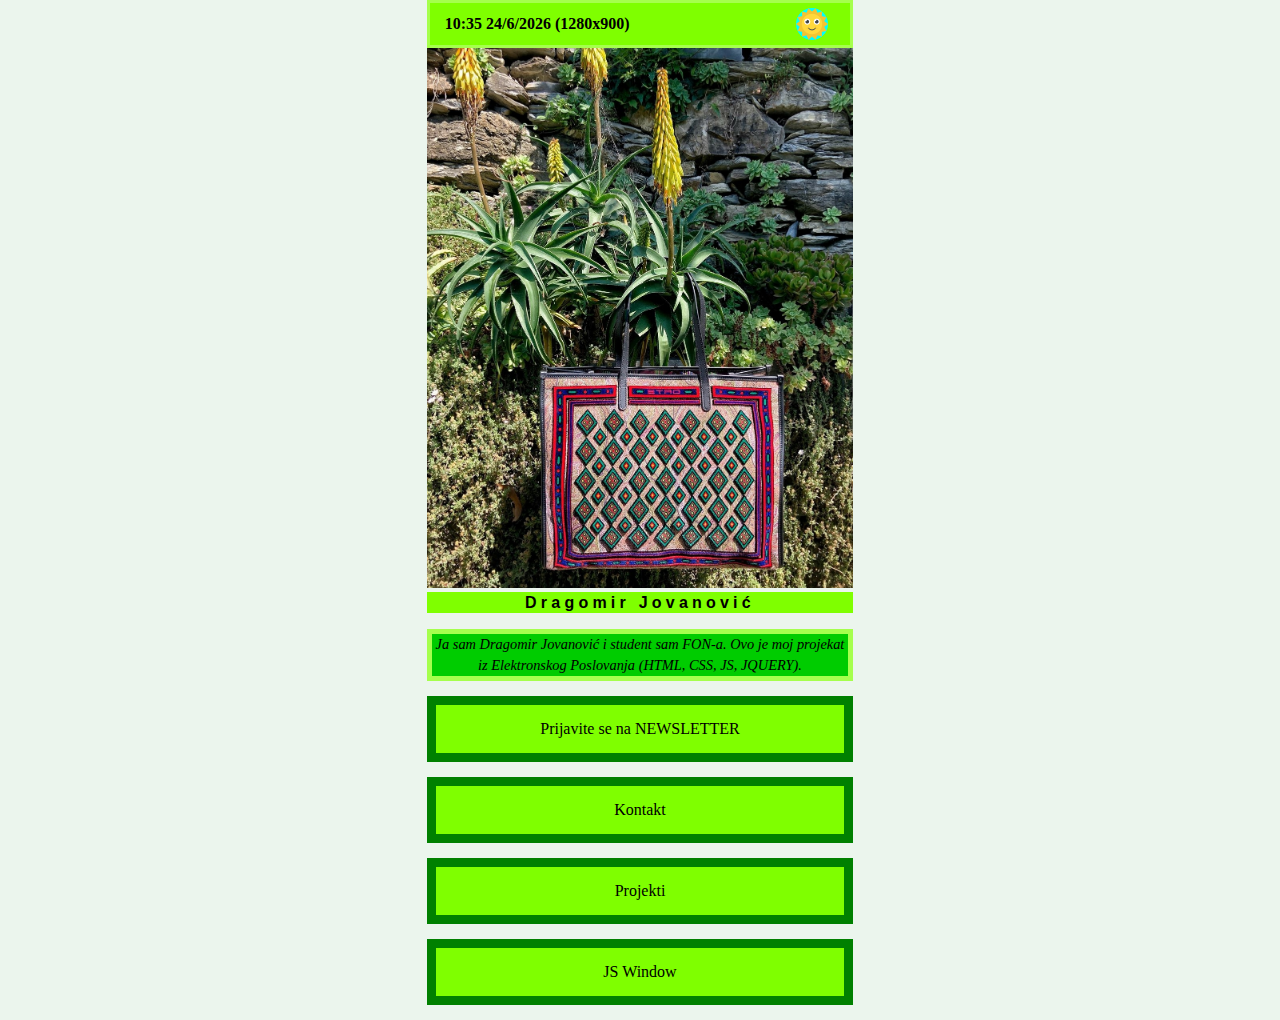
<file: index.html>
<!DOCTYPE html>
<html lang="en-US">
    <head>
        <meta charset="UTF-8" />
        <meta http-equiv="X-UA-Compatible" content="IE=edge,chrome=1" />
        <meta name="viewport" content="initial-scale=1" />

        <title>Dragomir Jovanović</title>

        <link rel="shortcut icon" type="image/x-icon" href="/dj-content/img/icons/favicon.png" />
        <meta property="og:site_name" content="Dragomir Jovanović" />
        <meta property="og:title" content="Dragomir Jovanović" />
        <meta property="og:description" content="Projekat broj 2 iz Elektronskog Poslovanja" />
        <link type="text/css" rel="stylesheet" href="/dj-content/css/djStyle.css">
    </head>

    <body onload="__checkMode()">
        <div class="gridContainer">
            <div class="container">
                <div class="headerRow">
                    <div id="date"></div>
                    <div id="mode">
                        <div class="modeCircle" id="modeCircle">
                            <img class="modeIcon hidden" id="moon" src="/dj-content/img/icons/moon.png" alt="MESEC">
                            <img class="modeIcon" id="sun" src="/dj-content/img/icons/sun.png" alt="SUNCE">
                        </div>
                    </div>
                </div>

                <div id="modeMenu" class="modeMenu hidden">
                    <div class="modeMenuLeft" id="modeCurrent"></div>
                    <div class="modeMenuRight" id="modeCurrent">
                        <i class="arrow" id="arrow"></i>
                    </div>
                </div>

                <div id="page">
                    <div class="mainHeaderContainer">
                        <img class="mainHeaderImage" src="/dj-content/img/djMainHeader.jpg" alt="GLAVNA SLIKA">
                    </div>

                    <!-- CONTENT -->
                    <div id="content">
                        <div class="row">
                            <p class="dj bold titleNeon">Dragomir Jovanović</p>
                        </div>

                        <div class="row">
                            <p class="dj title">Ja sam Dragomir Jovanović i student sam FON-a. Ovo je moj projekat iz Elektronskog Poslovanja (HTML, CSS, JS, JQUERY).</p>
                        </div>
                    </div>

                    <!-- MENU BUTTONS -->
                    <div id="buttons">
                        <a href="/newsletter" target="_self">
                            <div class="buttonLinks">
                                <p>Prijavite se na NEWSLETTER</p>
                            </div>
                        </a>

                        <div style="margin-bottom:15px;"></div>
                        <a href="/contact" target="_top">
                            <div class="buttonLinks">
                                <p>Kontakt</p>
                            </div>
                        </a>
                        
                        <div style="margin-bottom:15px;"></div>
                        <a href="/projects" target="_blank">
                            <div class="buttonLinks">
                                <p>Projekti</p>
                            </div>
                        </a>

                        <div style="margin-bottom:15px;"></div>
                        <a href="javascript: __openWindow('/projects/tiles', '_blank')">
                            <div class="buttonLinks">
                                <p>JS Window</p>
                            </div>
                        </a>     

                        <div style="margin-bottom:15px;"></div>
                    </div>
                </div>
            </div>
        </div>

        <script src="/dj-content/js/jquery.min.js" type="text/javascript"></script>
        <script src="/dj-content/js/djMainScript.js" type="text/javascript"></script>
        <script src="/dj-content/js/djButtonScript.js" type="text/javascript"></script>
    </body>
</html>
</file>
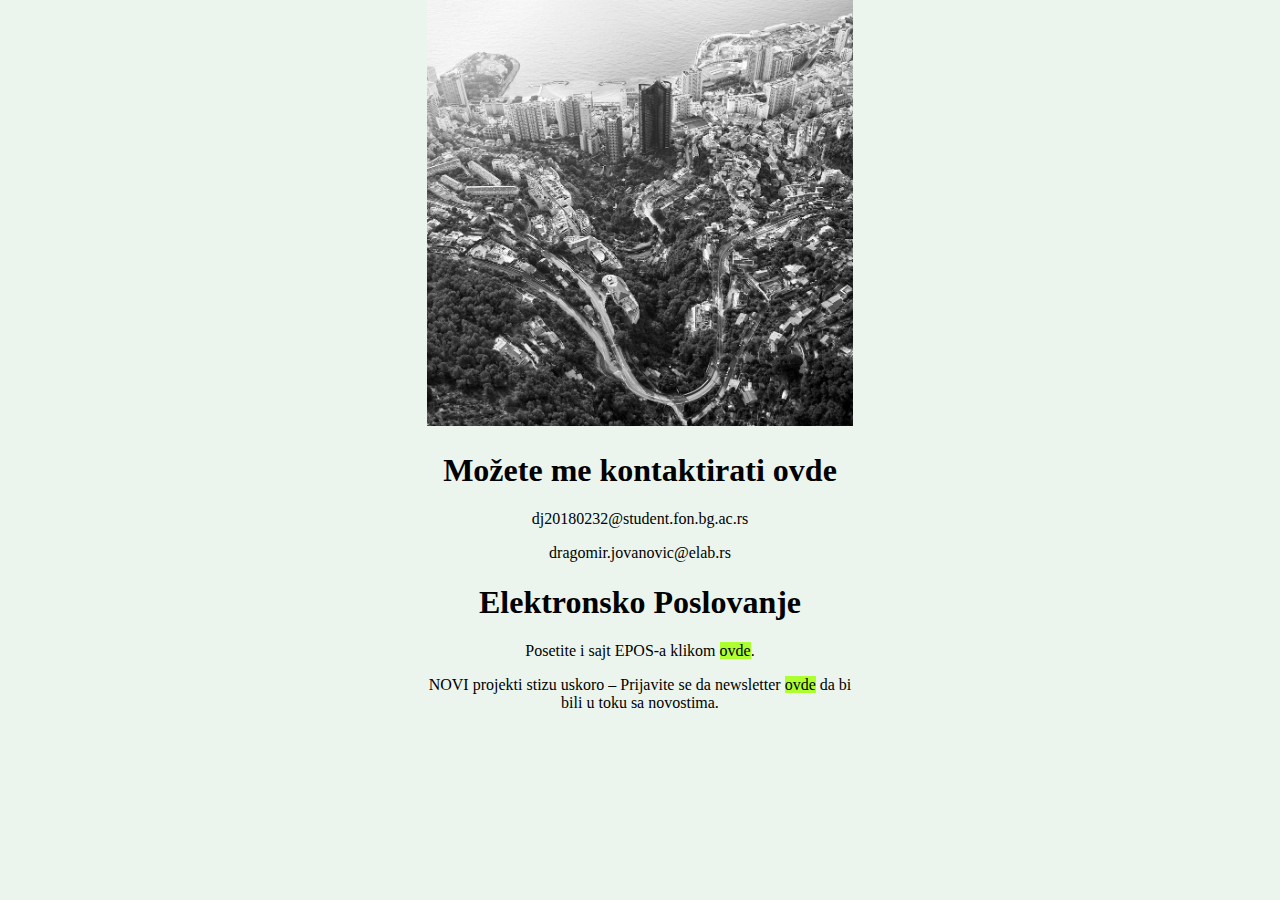
<file: contact/index.html>
<!DOCTYPE html>
<html lang="en-US">
    <head>
        <meta charset="UTF-8" />
        <meta http-equiv="X-UA-Compatible" content="IE=edge,chrome=1" />
        <meta name="viewport" content="initial-scale=1" />

        <title>Dragomir Jovanović - Kontakt</title>

        <link rel="shortcut icon" type="image/x-icon" href="/dj-content/img/icons/favicon.png" />
        <meta property="og:site_name" content="Dragomir Jovanović" />
        <meta property="og:title" content="Dragomir Jovanović" />
        <meta property="og:description" content="Projekat broj 2 iz Elektronskog Poslovanja" />
        <link type="text/css" rel="stylesheet" href="/dj-content/css/djStyle.css">
    </head>

    <body>
        <div class="gridContainer">
            <div class="container">
                <div id="page">
                    <div class="mainHeaderContainer">
                        <a href="/"><img class="mainHeaderImage" src="/dj-content/img/djMonaco.jpg" alt="GLAVNA SLIKA"></a>
                    </div>

                    <!-- CONTENT -->
                    <div id="page">
                        <div class="sqs-block-content">
                            <h1 class="centerText">Možete me kontaktirati ovde</h1>
                            <p class="centerText">dj20180232@student.fon.bg.ac.rs</p>
                            <p class="centerText">dragomir.jovanovic@elab.rs</p>

                            <h1 class="centerText">Elektronsko Poslovanje</h1>
                            <p class="centerText">Posetite i sajt EPOS-a klikom <a href="https://elab.fon.bg.ac.rs/" class="highlight" target="_black">ovde</a>.</p>
                            <p class="centerText">NOVI projekti stizu uskoro – Prijavite se da newsletter <a href="/newsletter" class="highlight">ovde</a> da bi bili u toku sa novostima.</p>
                        </div>
                    </div>
                </div>
            </div>
        </div>

        <script src="/dj-content/js/jquery.min.js" type="text/javascript"></script>
    </body>
</html>
</file>
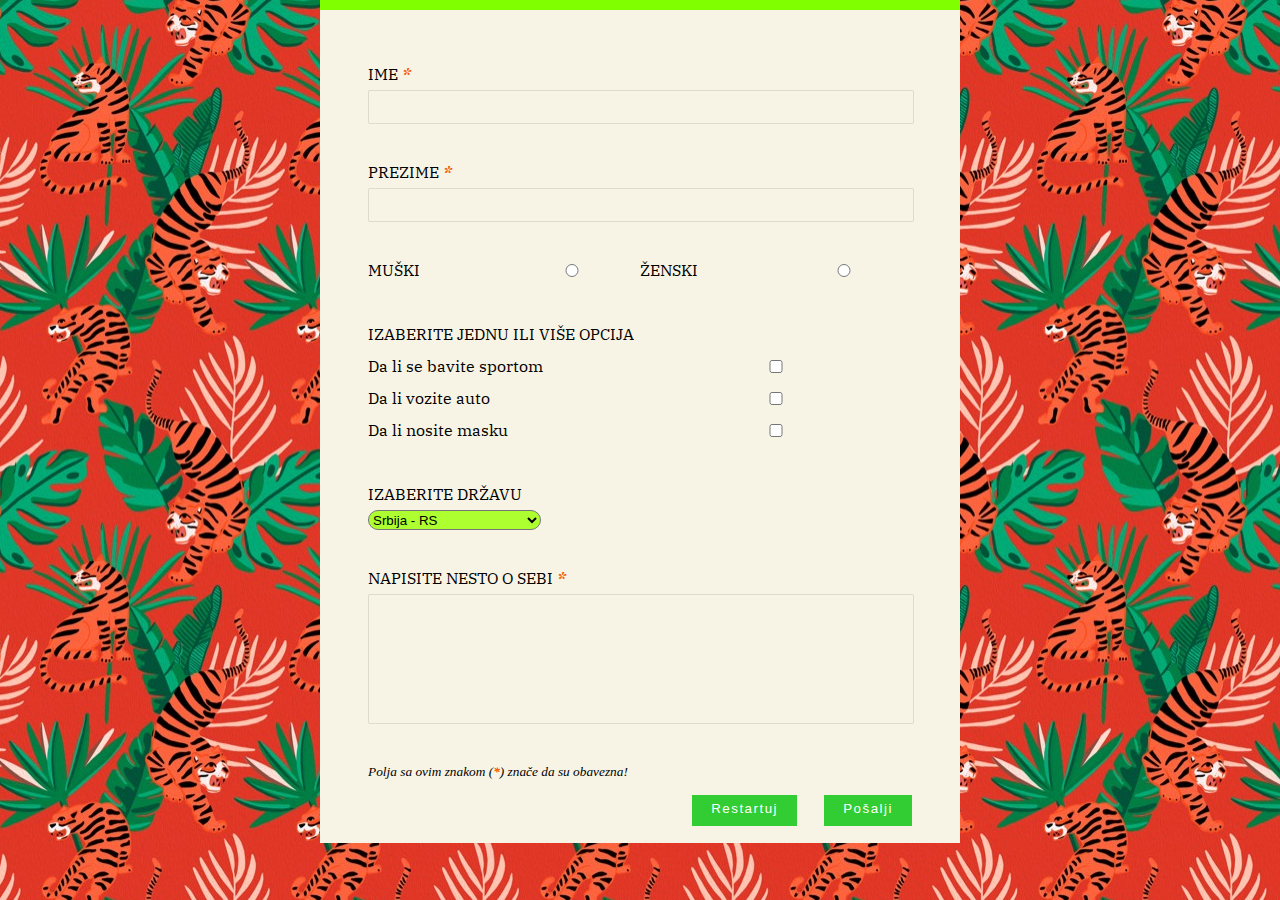
<file: newsletter/index.html>
<!DOCTYPE html>
<html lang="en-US">
    <head>
        <meta charset="UTF-8" />
        <meta http-equiv="X-UA-Compatible" content="IE=edge,chrome=1" />
        <meta name="viewport" content="initial-scale=1" />

        <title>Dragomir Jovanović - Newsletter</title>

        <link rel="shortcut icon" type="image/x-icon" href="/dj-content/img/icons/favicon.png" />
        <meta property="og:site_name" content="Dragomir Jovanović" />
        <meta property="og:title" content="Dragomir Jovanović" />
        <meta property="og:description" content="Projekat broj 2 iz Elektronskog Poslovanja" />
        <link type="text/css" rel="stylesheet" href="/dj-content/css/djNewsletter.css">
        <script src="/dj-content/js/jquery.min.js" type="text/javascript"></script>
        <script src="/dj-content/js/jquery.validate.min.js" type="text/javascript"></script>
    </head>

    <body>
        <div class="gridContainer">
            <div class="container">
                <div class="containerBox">
                    <form id="forma" action="">
                        <!-- IME -->
                        <label for="ime">IME <em>*</em></label>
                        <input id="ime" name="ime" type="text" required="" style="margin: 0">
                        <label id="ime-error" class="error" for="ime" style="color: red; margin-bottom: 32px; font-weight: bold; font-style: italic;"></label>

                        <!-- PREZIME -->
                        <label for="prezime" style="margin-top: 32px">PREZIME <em>*</em></label>
                        <input id="prezime" name="prezime" type="text" required="" style="margin: 0">
                        <label id="prezime-error" class="error" for="prezime" style="color: red; margin-bottom: 32px; font-weight: bold; font-style: italic;"></label>

                        <!-- POL -->
                        <div class="row" style="margin-top: 32px;">
                            <label for="m" class="lleft radioLabel">MUŠKI</label>
                            <input id="m" class="rright radioInput" name="pol" value="m" type="radio">

                            <label for="z" class="lleft radioLabel">ŽENSKI</label>
                            <input id="z" class="rright radioInput" name="pol" value="z" type="radio">
                        </div>

                        <!-- OPCIJE -->
                        <label style="margin-top: 32px;">IZABERITE JEDNU ILI VIŠE OPCIJA</label>
                        <div class="row">
                            <label for="sport" class="lleft radioLabel">Da li se bavite sportom</label>
                            <input id="sport" class="rright radioInput" name="sport" value="Sport" type="checkbox">
                        </div>

                        <div class="row">
                            <label for="auto" class="lleft radioLabel">Da li vozite auto</label>
                            <input id="auto" class="rright radioInput" name="auto" value="Auto" type="checkbox">
                        </div>

                        <div class="row">
                            <label for="maska" class="lleft radioLabel">Da li nosite masku</label>
                            <input id="maska" class="rright radioInput" name="maska" value="Maska" type="checkbox">
                        </div>
                        <label id="maska-error" class="error" for="maska" style="color: red; margin-bottom: 32px; font-weight: bold; font-style: italic;"></label>

                        <!-- DRZAVE -->
                        <label for="drzava" style="margin-top: 32px;">IZABERITE DRŽAVU</label>
                        <select id="drzava" name="drzava">
                            <option value="rs">Srbija - RS</option>
                            <option value="ba">Bosna i Hercegovina - BIH</option>
                            <option value="mne">Crna Gora - CG</option>
                        </select>


                        <!-- O SEBI -->
                        <label for="oSebi" style="margin-top: 32px;">NAPISITE NESTO O SEBI <em>*</em></label>
                        <textarea id="oSebi" name="oSebi" required="" rows="4"></textarea>
                        <label id="oSebi-error" class="error" for="oSebi" style="color: red; margin-bottom: 32px; font-weight: bold; font-style: italic;"></label>

                        <h3>Polja sa ovim znakom (<em>*</em>) znače da su obavezna!</h3>

                        <!-- SUBMIT/RESET -->
                        <button type="submit" value="Submit" class="submit">Pošalji</button>
                        <button type="reset" value="Reset">Restartuj</button>
                    </form>
                </div>

            </div>
        </div>
        <script>
            $().ready(function() {
                $('#forma').validate({
                    rules: {
                        ime: "required",
                        prezime: "required",
                        maska: "required",
                        oSebi: "required"

                    },
                    messages: {
                        ime: "Molimo Vas unesite ime!",
                        prezime: "Molimo Vas unesite prezime!",
                        maska: "MASKE SU OBAVEZNE!!!!!!!",
                        oSebi: "Morate napisati nešto o sebi!"

                    },

                    submitHandler: function(form) {
                        form.submit();
                    }
                });
            });     

        </script>
    </body>
</html>
</file>
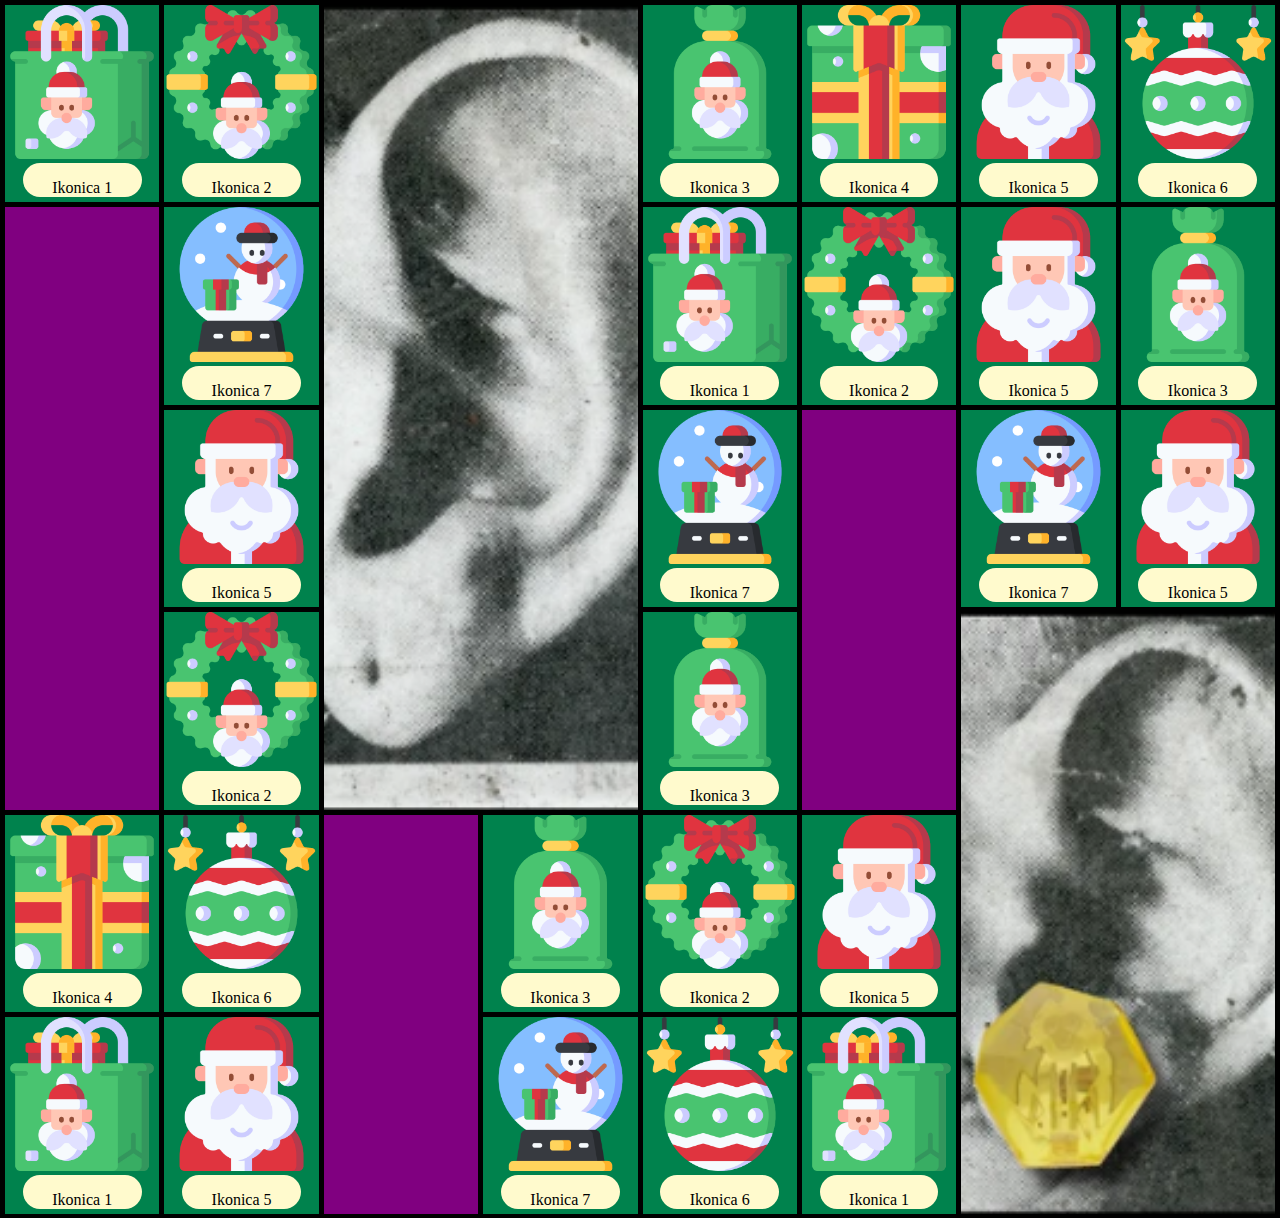
<file: projects/tiles/index.html>
<!DOCTYPE html>
<html lang="en-US">
    <head>
        <meta charset="UTF-8" />
        <meta http-equiv="X-UA-Compatible" content="IE=edge,chrome=1" />
        <meta name="viewport" content="initial-scale=1" />

        <title>Dragomir Jovanović - TILES</title>

        <link rel="shortcut icon" type="image/x-icon" href="/dj-content/img/icons/favicon.png" />
        <meta property="og:site_name" content="Dragomir Jovanović" />
        <meta property="og:title" content="Dragomir Jovanović" />
        <meta property="og:description" content="Projekat broj 2 iz Elektronskog Poslovanja" />
        <link type="text/css" rel="stylesheet" href="/dj-content/css/djTiles.css">
    </head>

    <body>
        <div class="gridContainer">
            <div class="large1 v">
                <img id="" class="imgLarge" src="/dj-content/img/tiles/tileLarge1.png">
            </div>
            <div class="m small1">
                <img id="" class="imgSmall" src="/dj-content/img/tiles/tileSmall1.png">
                <div class="row">
                    <p>Ikonica 1</p>
                </div>
            </div>
            <div class="m small2">
                <img id="" class="imgSmall" src="/dj-content/img/tiles/tileSmall2.png">
                <div class="row">
                    <p>Ikonica 2</p>
                </div>
            </div>
            <div class="m small3">
                <img id="" class="imgSmall" src="/dj-content/img/tiles/tileSmall3.png">
                <div class="row">
                    <p>Ikonica 3</p>
                </div>
            </div>
            <div class="m small4">
                <img id="" class="imgSmall" src="/dj-content/img/tiles/tileSmall4.png">
                <div class="row">
                    <p>Ikonica 4</p>
                </div>
            </div>
            <div class="m small5">
                <img id="" class="imgSmall" src="/dj-content/img/tiles/tileSmall5.png">
                <div class="row">
                    <p>Ikonica 5</p>
                </div>
            </div>
            <div class="m small6">
                <img id="" class="imgSmall" src="/dj-content/img/tiles/tileSmall6.png">
                <div class="row">
                    <p>Ikonica 6</p>
                </div>
            </div>
            <div class="medium1 s"></div>
            <div class="m small7">
                <img id="" class="imgSmall" src="/dj-content/img/tiles/tileSmall7.png">
                <div class="row">
                    <p>Ikonica 7</p>
                </div>
            </div>
            <div class="m small8">
                <img id="" class="imgSmall" src="/dj-content/img/tiles/tileSmall1.png">
                <div class="row">
                    <p>Ikonica 1</p>
                </div>

            </div>
            <div class="m small9">
                <img id="" class="imgSmall" src="/dj-content/img/tiles/tileSmall2.png">
                <div class="row">
                    <p>Ikonica 2</p>
                </div>
            </div>
            <div class="m small10">
                <img id="" class="imgSmall" src="/dj-content/img/tiles/tileSmall5.png">
                <div class="row">
                    <p>Ikonica 5</p>
                </div>
            </div>
            <div class="m small11">
                <img id="" class="imgSmall" src="/dj-content/img/tiles/tileSmall3.png">
                <div class="row">
                    <p>Ikonica 3</p>
                </div>
            </div>
            <div class="m small12">
                <img id="" class="imgSmall" src="/dj-content/img/tiles/tileSmall5.png">
                <div class="row">
                    <p>Ikonica 5</p>
                </div>
            </div>
            <div class="m small13">
                <img id="" class="imgSmall" src="/dj-content/img/tiles/tileSmall7.png">
                <div class="row">
                    <p>Ikonica 7</p>
                </div>
            </div>
            <div class="medium2 s"></div>
            <div class="m small14">
                <img id="" class="imgSmall" src="/dj-content/img/tiles/tileSmall7.png">
                <div class="row">
                    <p>Ikonica 7</p>
                </div>
            </div>
            <div class="m small15">
                <img id="" class="imgSmall" src="/dj-content/img/tiles/tileSmall5.png">
                <div class="row">
                    <p>Ikonica 5</p>
                </div>
            </div>
            <div class="large2 v">
                <img id="" class="imgLarge" src="/dj-content/img/tiles/tileLarge2.png">
            </div>
            <div class="m small16">
                <img id="" class="imgSmall" src="/dj-content/img/tiles/tileSmall2.png">
                <div class="row">
                    <p>Ikonica 2</p>
                </div>
            </div>
            <div class="m small17">
                <img id="" class="imgSmall" src="/dj-content/img/tiles/tileSmall3.png">
                <div class="row">
                    <p>Ikonica 3</p>
                </div>
            </div>
            <div class="medium3 s"></div>
            <div class="m small18">
                <img id="" class="imgSmall" src="/dj-content/img/tiles/tileSmall4.png">
                <div class="row">
                    <p>Ikonica 4</p>
                </div>
            </div>
            <div class="m small19">
                <img id="" class="imgSmall" src="/dj-content/img/tiles/tileSmall6.png">
                <div class="row">
                    <p>Ikonica 6</p>
                </div>
            </div>
            <div class="m small20">
                <img id="" class="imgSmall" src="/dj-content/img/tiles/tileSmall3.png">
                <div class="row">
                    <p>Ikonica 3</p>
                </div>
            </div>
            <div class="m small21">
                <img id="" class="imgSmall" src="/dj-content/img/tiles/tileSmall2.png">
                <div class="row">
                    <p>Ikonica 2</p>
                </div>
            </div>
            <div class="m small22">

                <img id="" class="imgSmall" src="/dj-content/img/tiles/tileSmall5.png">
                <div class="row">
                    <p>Ikonica 5</p>
                </div>
            </div>
            <div class="m small23">
                <img id="" class="imgSmall" src="/dj-content/img/tiles/tileSmall1.png">
                <div class="row">
                    <p>Ikonica 1</p>
                </div>
            </div>
            <div class="m small24">
                <img id="" class="imgSmall" src="/dj-content/img/tiles/tileSmall5.png">
                <div class="row">
                    <p>Ikonica 5</p>
                </div>
            </div>
            <div class="m small25">
                <img id="" class="imgSmall" src="/dj-content/img/tiles/tileSmall7.png">
                <div class="row">
                    <p>Ikonica 7</p>
                </div>
            </div>
            <div class="m small26">
                <img id="" class="imgSmall" src="/dj-content/img/tiles/tileSmall6.png">
                <div class="row">
                    <p>Ikonica 6</p>
                </div>
            </div>
            <div class="m small27">
                <img id="" class="imgSmall" src="/dj-content/img/tiles/tileSmall1.png">
                <div class="row">
                    <p>Ikonica 1</p>
                </div>
            </div>
        </div>

        <script src="/dj-content/js/jquery.min.js" type="text/javascript"></script>
    </body>
</html>
</file>
<file: dj-content/css/djStyle.css>
/* DRAGOMIR JOVANOVIC 232/18 </ 30.10.20 */
a,
a:link,
a:visited,
a:active {
    text-decoration: none;
    color: #000
}

a:hover {
    text-decoration: underline
}

html,
body,
.gridContainer {
    height: 100%;
    margin: 0;
    background-color: #ebf5ed /* Smatramo da je dan trenutno */
}

.gridContainer {
    display: grid;
    grid-template-columns: 1fr 1fr 1fr;
    grid-template-rows: 1fr;
    gap: 0px 0px;
    grid-template-areas: ". container ."
}

.container {
    grid-area: container
}

/* header */
.headerRow {
    /*            margin-top: 5vh;*/
    background-color: chartreuse;
    display: flex;
    align-items: center;
    padding: 5px 15px 5px 15px;
    border: 3px solid #a5ff4d
}

/* leva strana */
#date {
    flex: 1;
    font-weight: bold
}

/* desna strana */
#mode {
    flex: 1;
    text-align: right !important;
    margin-right: 7px
}

.dj {
    text-align: center;
    line-height: 21px
}

/* dj title */
.titleNeon {
    font-family: Impact, Charcoal, sans-serif;
    letter-spacing: 0.33vw;
    margin-top: 0;
    background-color: chartreuse
}

/* o meni onaj para */
.title {
    font-family: "Times New Roman", Times, serif;
    border: 5px solid #a5ff4d;
    background-color: #00CC00;
    font-style: oblique;
    font-size: 0.9em;
    margin-top: 0;
    color: black
}

.modeCircle {
    float: right;
    border-radius: 50%;
    background-color: aqua;
    height: 32px;
    width: 32px
}

.modeIcon {
    float: right !important;
    display: block; /* NE SME OVDE IMPORTANT ZBOG HIDDEN-A */
    max-width: 32px;
    max-height: 32px;
    text-align: center
}

.modeMenu {
    display: flex;
    padding: 1em 15px 1em 15px;
    background-color: darkseagreen
}

.modeMenu > p {
    margin: 0
}

.modeMenuLeft {
    flex: 1
}

.modeMenuRight {
    flex: 1;
    padding-right: 22px;
    margin: auto
}

.arrow {
    padding: 3px;
    text-align: center;
    border: solid black;
    display: inline-block;
    float: right !important;
    border-width: 0 5px 5px 0;
    transform: rotate(-135deg);
    -webkit-transform: rotate(-135deg)
}

/* slika */
.mainHeaderContainer {
    height: 33.3333%
}

.mainHeaderImage {
    object-fit: contain;
    height: 100%;
    width: 100%
}

.buttonLinks {
    padding: 15px;
    text-align: center;
    border: 9px solid green;
    background-color: chartreuse;
}

.buttonLinks > p {
    margin-top: 0;
    margin-bottom: 0
}

.buttonLinksHover {
    border: 9px solid chartreuse;
    background-color: green
}

#page {}
#content {}
#buttons {}

.bold {
    font-weight: bold !important
}

.centerText {
    text-align: center;
    white-space: pre-wrap
}

.highlight {
    background-color: greenyellow !important
}

#row {
    display: flex
}

/* OSTAVI OVO NA KRAJU! */
.hidden {
    display: none
}

@media only screen and (max-width:625px) {
    .gridContainer {
        display: grid;
        grid-template-areas: "container" !important;
        grid-template-columns: 1fr !important;
        padding: 0 !important;
        margin-left: 7vw;
        margin-right: 7vw
    }

    .headerRow {
        margin-top: 0 !important
    }
}
</file>
<file: dj-content/css/djNewsletter.css>
/* DRAGOMIR JOVANOVIC 232/18 </ 30.10.20 */
@import url('https://fonts.googleapis.com/css2?family=IBM+Plex+Serif:wght@200&display=swap');
/* IMPORTOVANJE IBM PLEX FONTA */

* {
    margin: 0;
    padding: 0
}

body {
    top: 0;
    margin: 0;
    padding: 0
}

a,
a:link,
a:visited,
a:active {
    text-decoration: none;
    color: #000
}

a:hover {
    text-decoration: underline
}

html,
body,
.gridContainer {
    height: 100%;
    margin: 0;
    background-color: #ebf5ed
}

.gridContainer {
    display: grid;
    grid-template-columns: 0.5fr 1fr 0.5fr;
    grid-template-rows: 1fr;
    gap: 0px 0px;
    grid-template-areas: ". container .";
    background: url("/dj-content/img/djPattern.jpg") center center repeat;
}

.container {
    grid-area: container
}

/* workaround za svaki slucaj */
.gridContainer {
    width: 100%;
}

/* box gde je forma */
.containerBox {
    padding: 3em 3em;
    background: #f8f4e5;
    border-top: 10px solid chartreuse
}

label,
input,
textarea {
    display: block;
    width: 100%;
    font-size: 12pt;
    line-height: 24pt;
    font-family: 'IBM Plex Serif', serif;
    border: 0px solid transparent /* overwrite da bi bilo u full width-u */
}

input {
    margin-bottom: 24pt
}

h3 {
    font-weight: normal;
    font-size: 10pt;
    line-height: 24pt;
    font-style: italic;
    margin: 0 0 0.5em 0
}

/* obavezno (*) */
em {
    color: #f45702;
    font-weight: bold
}

input,
textarea {
    border: none;
    border: 1px solid rgba(0, 0, 0, 0.1);
    border-radius: 2px;
    background: #f8f4e5;
    outline: none;
}

input:focus,
textarea:focus {
    border: 1px solid deepskyblue /* kada se kuca */
}

textarea {
    resize: none
}

button {
    color: white;
    float: right;
    border: none;
    display: block;
    line-height: 21pt;
    padding-left: 19px;
    padding-right: 19px;
    letter-spacing: 1.5px;
    background-color: limegreen;
    border-bottom: 3px solid transparent
}

button:hover {
    color: #000;
    background: inherit;
    font-style: oblique;
    border-bottom: 3px solid chartreuse
}

/* jedan red */
.row {
    display: flex;
    align-items: center;
}

/* levi red */
.row > .lleft {
    flex: 1;
}

/* desni red */
.row > .rright {
    flex: 1;
}

/* za label za radio da bude centered */
.radioLabel {
    vertical-align: top;
    display: inline-block
}

/* za radio da bude inline */
.radioInput {
    margin: 0;
    vertical-align: top;
    display: inline-block
}

/* select */
#drzava {
    border-radius: 20px;
    width: 13em;
    height: 1.5em;
    background-color: greenyellow
}

/* submit dugme */
.submit {
    margin-top: 0;
    margin-right: 0;
    margin-bottom: 5%;
    margin-left: 5%;
}

@media only screen and (max-width:1024px) {
    .gridContainer {
        display: grid;
        grid-template-areas: "container" !important;
        grid-template-columns: 1fr !important;
        padding: 0 !important;
        margin-left: 0 !important;
        margin-right: 0 !important
    }

    .containerBox {
        height: 100%
    }

}
</file>
<file: dj-content/css/djTiles.css>
/* DRAGOMIR JOVANOVIC 232/18 </ 28.10.20 */
body {
    background-color: #000
}

html,
body,
.gridContainer {
    height: 100%;
    margin: 0
}

.gridContainer {
    display: grid;
    gap: 5px 5px;
    padding: 5px 5px 5px 5px;
    grid-template-columns: 1fr 1fr 1fr 1fr 1fr 1fr 1fr 1fr;
    grid-template-rows: 1fr 1fr 1fr 1fr 1fr 1fr;
    grid-template-areas:
        "small1 small2 large1 large1 small3 small4 small5 small6"
        "medium1 small7 large1 large1 small8 small9 small10 small11"
        "medium1 small12 large1 large1 small13 medium2 small14 small15"
        "medium1 small16 large1 large1 small17 medium2 large2 large2"
        "small18 small19 medium3 small20 small21 small22 large2 large2"
        "small23 small24 medium3 small25 small26 small27 large2 large2"
}

@media only screen and (max-width:753px) {
    .gridContainer {
        display: grid;
        grid-template-columns: 1fr 1fr;
        grid-template-rows: 1fr 1fr 1fr 1fr 1fr 1fr 1fr 1fr 1fr 1fr 1fr 1fr 1fr 1fr 1fr 1fr 1fr 1fr 1fr 1fr 1fr;
        gap: 7px 7px;
        grid-template-areas:
            "small1 small2"
            "small3 small4"
            "small5 medium1"
            "small6 medium1"
            "small7 small8"
            "large1 large1"
            "large1 large1"
            "small9 small10"
            "small11 large2"
            "medium2 large2"
            "medium2 large2"
            "small12 large2"
            "small13 large2"
            "small14 small15"
            "small16 small17"
            "medium3 medium3"
            "small18 small19"
            "small20 small21"
            "small22 small23"
            "small24 small25"
            "small26 small27"
    }

    .medium2,
    .medium3,
    .large1 {
        display: none
    }
}

.large1 {
    grid-area: large1
}

.small1 {
    grid-area: small1
}

.small2 {
    grid-area: small2
}

.small3 {
    grid-area: small3
}

.small4 {
    grid-area: small4
}

.small5 {
    grid-area: small5
}

.small6 {
    grid-area: small6
}

.medium1 {
    grid-area: medium1
}

.small7 {
    grid-area: small7
}

.small8 {
    grid-area: small8
}

.small9 {
    grid-area: small9
}

.small10 {
    grid-area: small10
}

.small11 {
    grid-area: small11
}

.small12 {
    grid-area: small12
}

.small13 {
    grid-area: small13
}

.medium2 {
    grid-area: medium2
}

.small14 {
    grid-area: small14
}

.small15 {
    grid-area: small15
}

.large2 {
    grid-area: large2
}

.small16 {
    grid-area: small16
}

.small17 {
    grid-area: small17
}

.medium3 {
    grid-area: medium3
}

.small18 {
    grid-area: small18
}

.small19 {
    grid-area: small19
}

.small20 {
    grid-area: small20
}

.small21 {
    grid-area: small21
}

.small22 {
    grid-area: small22
}

.small23 {
    grid-area: small23
}

.small24 {
    grid-area: small24
}

.small25 {
    grid-area: small25
}

.small26 {
    grid-area: small26
}

.small27 {
    grid-area: small27
}

.m {
    background-color: #00824d
}

.s {
    background-color: purple
}

.v {
    background-color: darkgrey
}

.imgSmall {
    object-fit: cover;
    width: 100%
}

.imgLarge {
    object-fit: cover;
    width: 100%;
    height: 100%
}

.row {
    align-content: center;
    width: 77%;
    background-color: lemonchiffon;
    border-radius: 33px !important;
    margin-left: auto;
    margin-right: auto;
    margin-bottom: 5px
}

.row > p {
    margin-bottom: 0 !important;
    text-decoration: none !important;
    text-align: center !important
}

.m:hover {
    background-color: aqua
}
</file>
